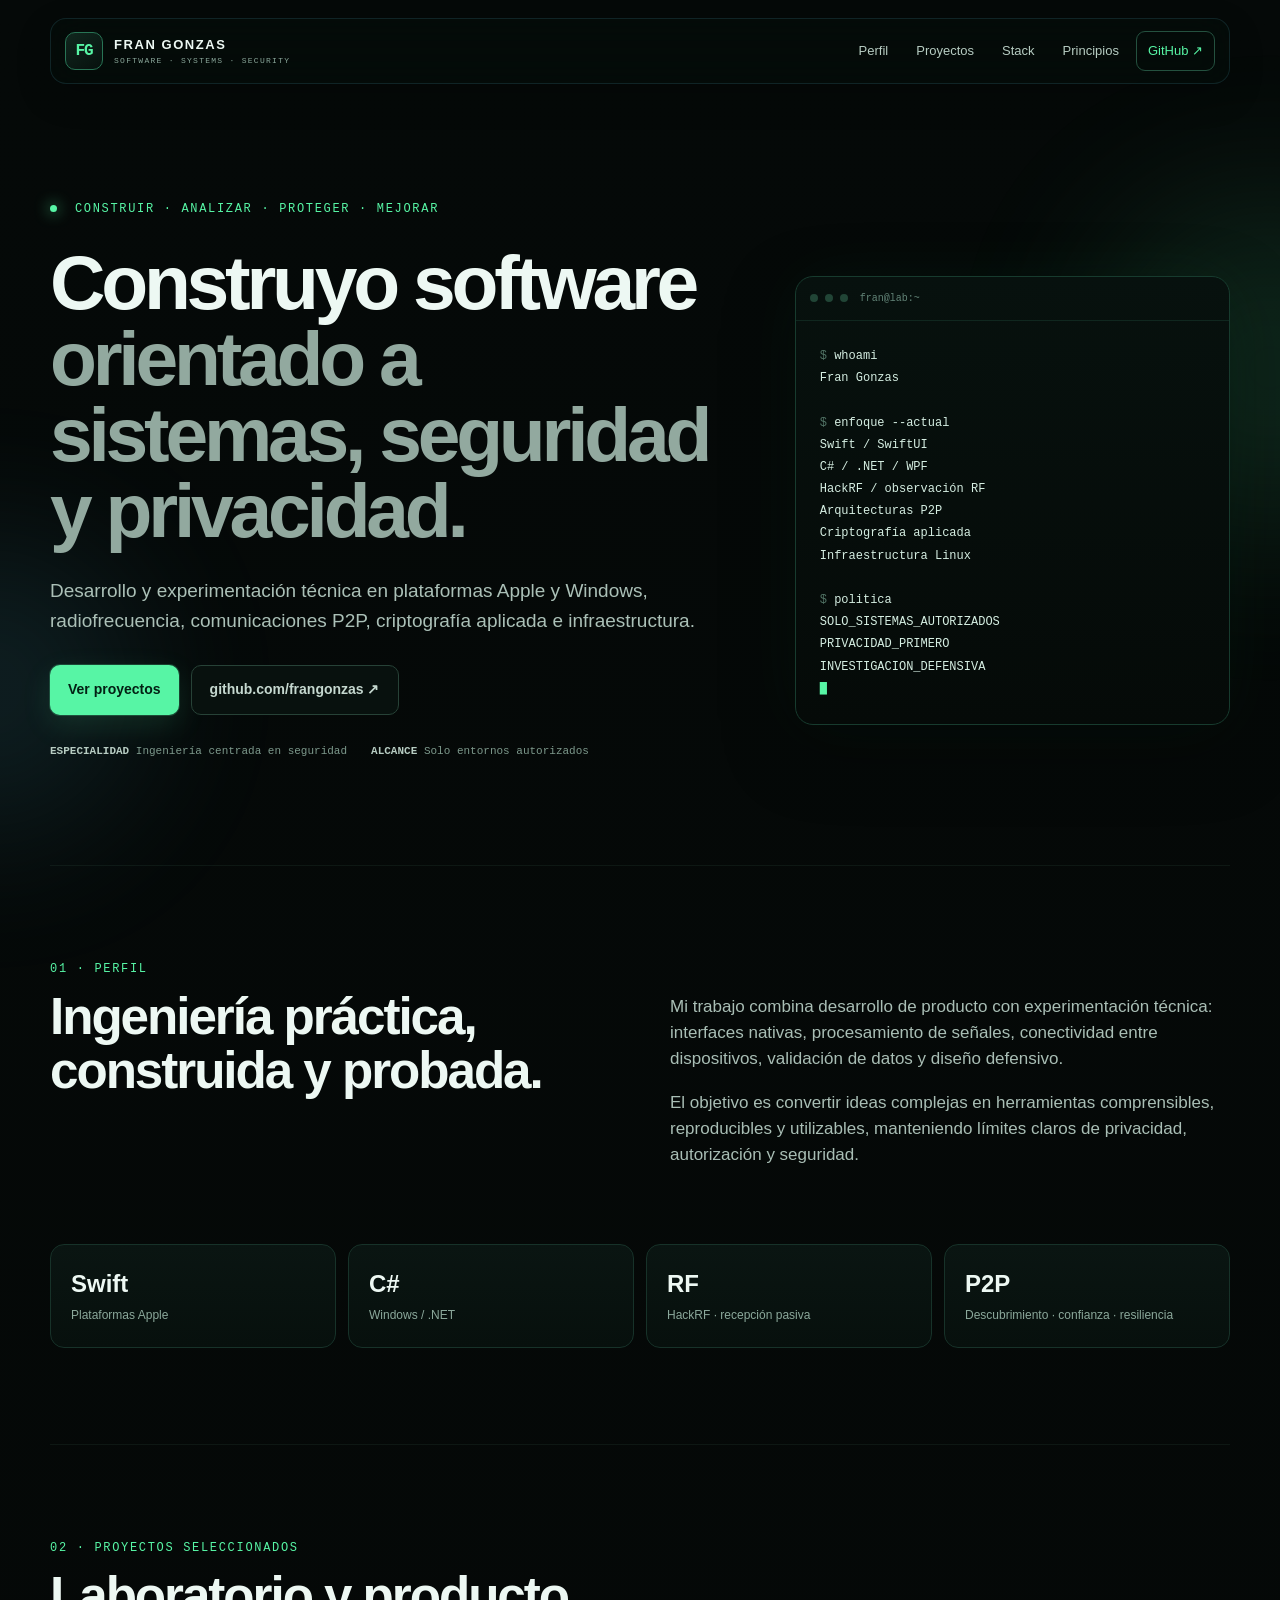
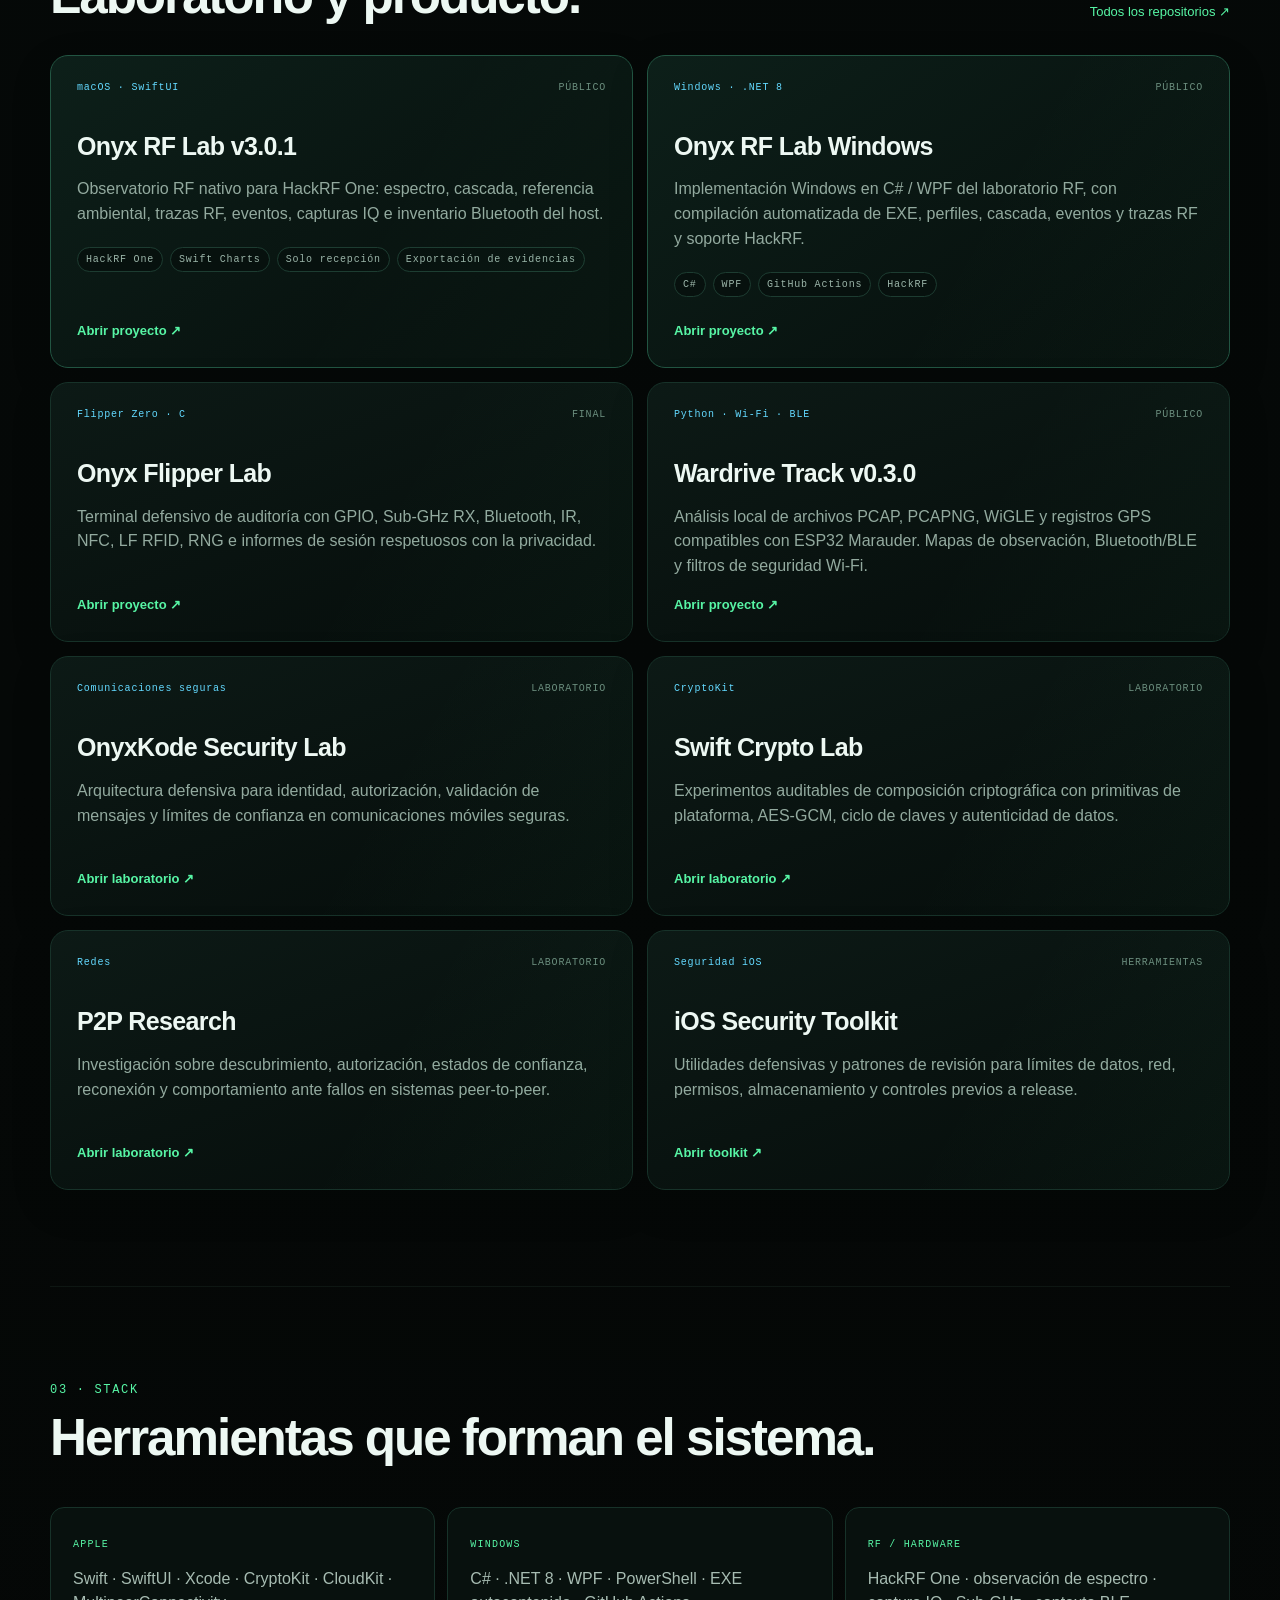
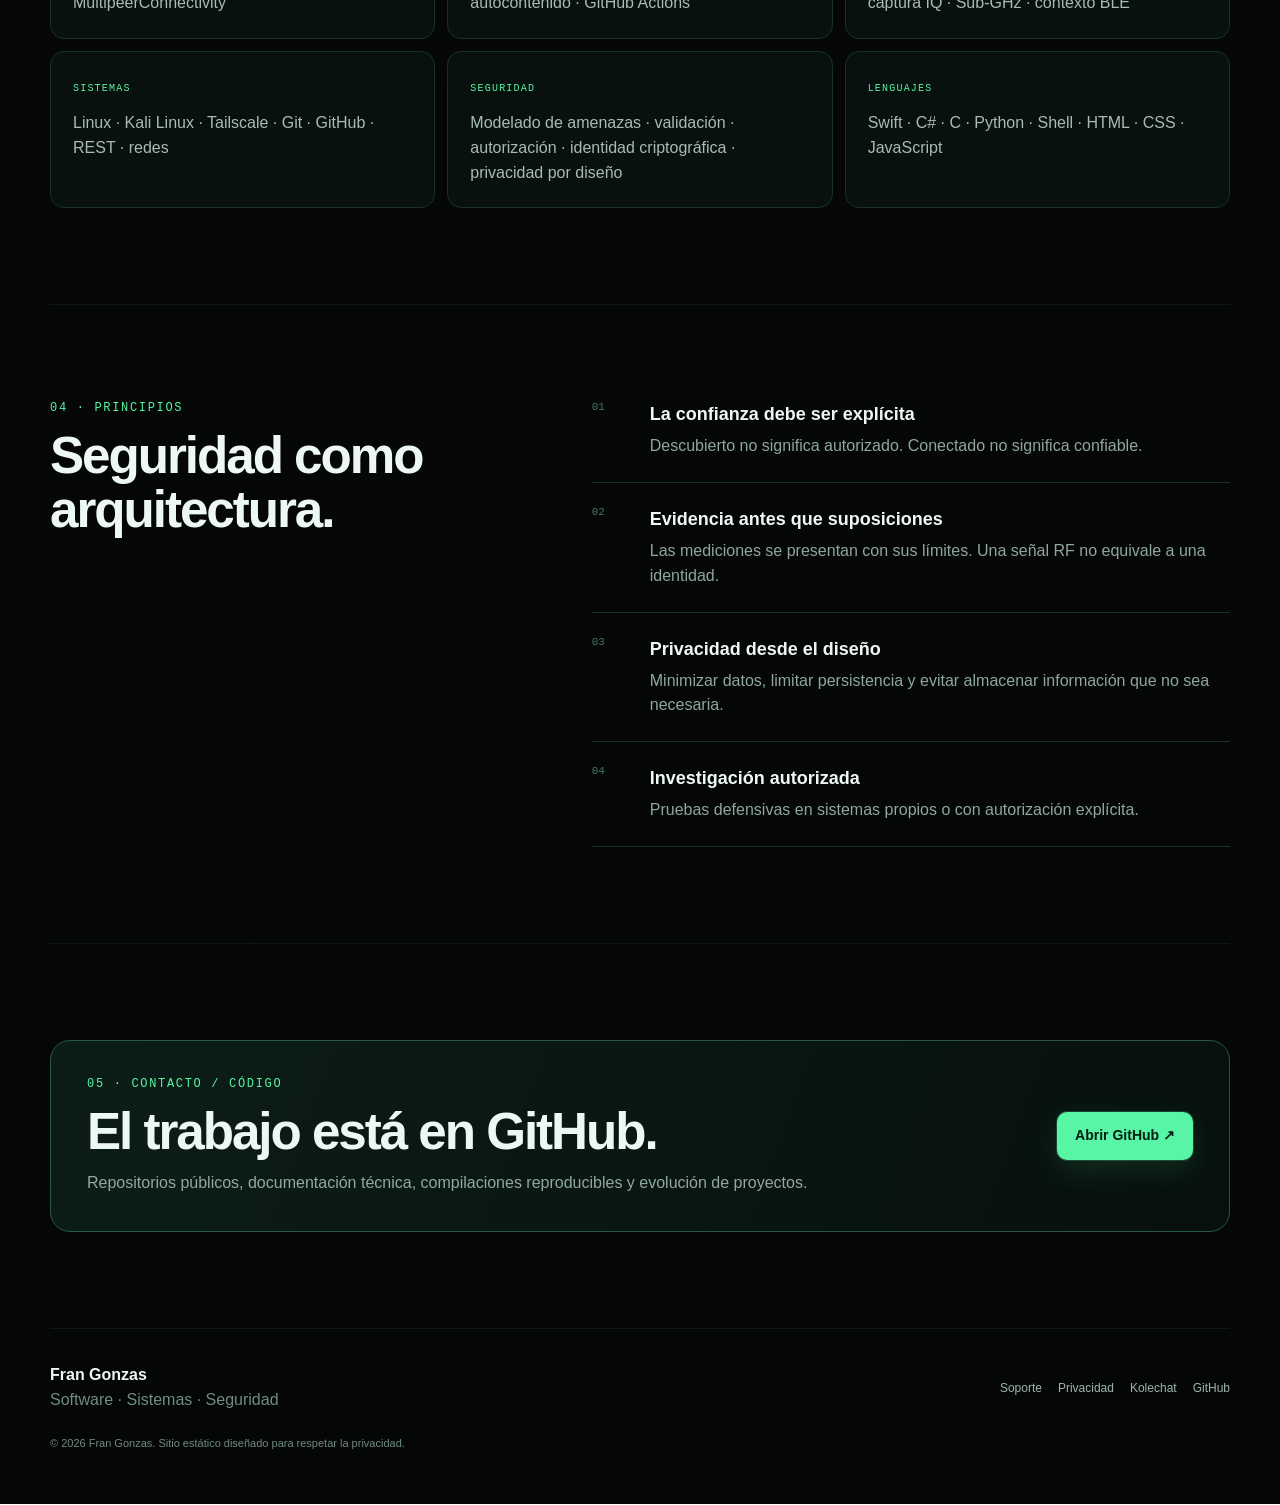
<file: index.html>
<!doctype html>
<html lang="es">
<head>
  <meta charset="utf-8">
  <meta name="viewport" content="width=device-width, initial-scale=1">
  <title>Fran Gonzas · Software · Sistemas · Seguridad</title>
  <meta name="description" content="Portfolio técnico de Fran Gonzas: software, sistemas, seguridad, comunicaciones P2P, criptografía aplicada y observación RF.">
  <meta name="theme-color" content="#07110f">
  <meta name="robots" content="index,follow">
  <meta property="og:title" content="Fran Gonzas · Software · Sistemas · Seguridad">
  <meta property="og:description" content="Software, sistemas y seguridad con foco en Swift, RF, P2P, privacidad y arquitectura defensiva.">
  <meta property="og:type" content="website">
  <meta property="og:url" content="https://frangonzas.github.io/">
  <link rel="icon" href="/favicon.svg" type="image/svg+xml">
  <link rel="stylesheet" href="/style.css">
</head>
<body>
  <div class="ambient ambient-a"></div>
  <div class="ambient ambient-b"></div>

  <header class="site-header">
    <a class="brand" href="#top" aria-label="Fran Gonzas — inicio">
      <span class="brand-mark">FG</span>
      <span class="brand-copy"><strong>FRAN GONZAS</strong><small>SOFTWARE · SYSTEMS · SECURITY</small></span>
    </a>
    <nav class="nav" aria-label="Navegación principal">
      <a href="#about">Perfil</a>
      <a href="#projects">Proyectos</a>
      <a href="#stack">Stack</a>
      <a href="#principles">Principios</a>
      <a class="nav-cta" href="https://github.com/frangonzas">GitHub ↗</a>
    </nav>
  </header>

  <main id="top">
    <section class="hero shell">
      <div class="eyebrow"><span class="pulse"></span> CONSTRUIR · ANALIZAR · PROTEGER · MEJORAR</div>
      <div class="hero-grid">
        <div>
          <h1>Construyo software<br><span>orientado a sistemas, seguridad y privacidad.</span></h1>
          <p class="lead">Desarrollo y experimentación técnica en plataformas Apple y Windows, radiofrecuencia, comunicaciones P2P, criptografía aplicada e infraestructura.</p>
          <div class="actions">
            <a class="button primary" href="#projects">Ver proyectos</a>
            <a class="button ghost" href="https://github.com/frangonzas">github.com/frangonzas ↗</a>
          </div>
          <div class="hero-meta">
            <span><b>ESPECIALIDAD</b> Ingeniería centrada en seguridad</span>
            <span><b>ALCANCE</b> Solo entornos autorizados</span>
          </div>
        </div>
        <aside class="terminal-card" aria-label="Resumen técnico">
          <div class="terminal-bar"><i></i><i></i><i></i><span>fran@lab:~</span></div>
          <pre><code><span class="muted">$</span> whoami
Fran Gonzas

<span class="muted">$</span> enfoque --actual
Swift / SwiftUI
C# / .NET / WPF
HackRF / observación RF
Arquitecturas P2P
Criptografía aplicada
Infraestructura Linux

<span class="muted">$</span> politica
SOLO_SISTEMAS_AUTORIZADOS
PRIVACIDAD_PRIMERO
INVESTIGACION_DEFENSIVA
<span class="cursor">█</span></code></pre>
        </aside>
      </div>
    </section>

    <section id="about" class="section shell">
      <div class="section-kicker">01 · PERFIL</div>
      <div class="about-grid">
        <h2>Ingeniería práctica,<br>construida y probada.</h2>
        <div class="prose">
          <p>Mi trabajo combina desarrollo de producto con experimentación técnica: interfaces nativas, procesamiento de señales, conectividad entre dispositivos, validación de datos y diseño defensivo.</p>
          <p>El objetivo es convertir ideas complejas en herramientas comprensibles, reproducibles y utilizables, manteniendo límites claros de privacidad, autorización y seguridad.</p>
        </div>
      </div>
      <div class="metrics">
        <article><strong>Swift</strong><span>Plataformas Apple</span></article>
        <article><strong>C#</strong><span>Windows / .NET</span></article>
        <article><strong>RF</strong><span>HackRF · recepción pasiva</span></article>
        <article><strong>P2P</strong><span>Descubrimiento · confianza · resiliencia</span></article>
      </div>
    </section>

    <section id="projects" class="section shell">
      <div class="section-head">
        <div><div class="section-kicker">02 · PROYECTOS SELECCIONADOS</div><h2>Laboratorio y producto.</h2></div>
        <a class="text-link" href="https://github.com/frangonzas?tab=repositories">Todos los repositorios ↗</a>
      </div>

      <div class="project-grid">
        <article class="project featured">
          <div class="project-top"><span class="tag">macOS · SwiftUI</span><span class="status">PÚBLICO</span></div>
          <h3>Onyx RF Lab v3.0.1</h3>
          <p>Observatorio RF nativo para HackRF One: espectro, cascada, referencia ambiental, trazas RF, eventos, capturas IQ e inventario Bluetooth del host.</p>
          <div class="chips"><span>HackRF One</span><span>Swift Charts</span><span>Solo recepción</span><span>Exportación de evidencias</span></div>
          <a href="https://github.com/frangonzas/Onyx-RF-LAB.V3.0.1">Abrir proyecto ↗</a>
        </article>

        <article class="project featured">
          <div class="project-top"><span class="tag">Windows · .NET 8</span><span class="status">PÚBLICO</span></div>
          <h3>Onyx RF Lab Windows</h3>
          <p>Implementación Windows en C# / WPF del laboratorio RF, con compilación automatizada de EXE, perfiles, cascada, eventos y trazas RF y soporte HackRF.</p>
          <div class="chips"><span>C#</span><span>WPF</span><span>GitHub Actions</span><span>HackRF</span></div>
          <a href="https://github.com/frangonzas/Onyx-RF-Lab-Windows">Abrir proyecto ↗</a>
        </article>

        <article class="project">
          <div class="project-top"><span class="tag">Flipper Zero · C</span><span class="status">FINAL</span></div>
          <h3>Onyx Flipper Lab</h3>
          <p>Terminal defensivo de auditoría con GPIO, Sub-GHz RX, Bluetooth, IR, NFC, LF RFID, RNG e informes de sesión respetuosos con la privacidad.</p>
          <a href="https://github.com/frangonzas/Onyx-FlipperZero-Lab">Abrir proyecto ↗</a>
        </article>


        <article class="project">
          <div class="project-top"><span class="tag">Python · Wi-Fi · BLE</span><span class="status">PÚBLICO</span></div>
          <h3>Wardrive Track v0.3.0</h3>
          <p>Análisis local de archivos PCAP, PCAPNG, WiGLE y registros GPS compatibles con ESP32 Marauder. Mapas de observación, Bluetooth/BLE y filtros de seguridad Wi-Fi.</p>
          <a href="https://github.com/frangonzas/Wardrive-Track">Abrir proyecto ↗</a>
        </article>
        <article class="project">
          <div class="project-top"><span class="tag">Comunicaciones seguras</span><span class="status">LABORATORIO</span></div>
          <h3>OnyxKode Security Lab</h3>
          <p>Arquitectura defensiva para identidad, autorización, validación de mensajes y límites de confianza en comunicaciones móviles seguras.</p>
          <a href="https://github.com/frangonzas/OnyxKode-Security-Lab">Abrir laboratorio ↗</a>
        </article>

        <article class="project">
          <div class="project-top"><span class="tag">CryptoKit</span><span class="status">LABORATORIO</span></div>
          <h3>Swift Crypto Lab</h3>
          <p>Experimentos auditables de composición criptográfica con primitivas de plataforma, AES-GCM, ciclo de claves y autenticidad de datos.</p>
          <a href="https://github.com/frangonzas/Swift-Crypto-Lab">Abrir laboratorio ↗</a>
        </article>

        <article class="project">
          <div class="project-top"><span class="tag">Redes</span><span class="status">LABORATORIO</span></div>
          <h3>P2P Research</h3>
          <p>Investigación sobre descubrimiento, autorización, estados de confianza, reconexión y comportamiento ante fallos en sistemas peer-to-peer.</p>
          <a href="https://github.com/frangonzas/P2P-Research">Abrir laboratorio ↗</a>
        </article>

        <article class="project">
          <div class="project-top"><span class="tag">Seguridad iOS</span><span class="status">HERRAMIENTAS</span></div>
          <h3>iOS Security Toolkit</h3>
          <p>Utilidades defensivas y patrones de revisión para límites de datos, red, permisos, almacenamiento y controles previos a release.</p>
          <a href="https://github.com/frangonzas/iOS-Security-Toolkit">Abrir toolkit ↗</a>
        </article>
      </div>
    </section>

    <section id="stack" class="section shell">
      <div class="section-kicker">03 · STACK</div>
      <h2>Herramientas que forman el sistema.</h2>
      <div class="stack-grid">
        <div class="stack-card"><span>APPLE</span><p>Swift · SwiftUI · Xcode · CryptoKit · CloudKit · MultipeerConnectivity</p></div>
        <div class="stack-card"><span>WINDOWS</span><p>C# · .NET 8 · WPF · PowerShell · EXE autocontenido · GitHub Actions</p></div>
        <div class="stack-card"><span>RF / HARDWARE</span><p>HackRF One · observación de espectro · captura IQ · Sub-GHz · contexto BLE</p></div>
        <div class="stack-card"><span>SISTEMAS</span><p>Linux · Kali Linux · Tailscale · Git · GitHub · REST · redes</p></div>
        <div class="stack-card"><span>SEGURIDAD</span><p>Modelado de amenazas · validación · autorización · identidad criptográfica · privacidad por diseño</p></div>
        <div class="stack-card"><span>LENGUAJES</span><p>Swift · C# · C · Python · Shell · HTML · CSS · JavaScript</p></div>
      </div>
    </section>

    <section id="principles" class="section shell">
      <div class="principles">
        <div>
          <div class="section-kicker">04 · PRINCIPIOS</div>
          <h2>Seguridad como arquitectura.</h2>
        </div>
        <div class="principle-list">
          <article><b>01</b><div><h3>La confianza debe ser explícita</h3><p>Descubierto no significa autorizado. Conectado no significa confiable.</p></div></article>
          <article><b>02</b><div><h3>Evidencia antes que suposiciones</h3><p>Las mediciones se presentan con sus límites. Una señal RF no equivale a una identidad.</p></div></article>
          <article><b>03</b><div><h3>Privacidad desde el diseño</h3><p>Minimizar datos, limitar persistencia y evitar almacenar información que no sea necesaria.</p></div></article>
          <article><b>04</b><div><h3>Investigación autorizada</h3><p>Pruebas defensivas en sistemas propios o con autorización explícita.</p></div></article>
        </div>
      </div>
    </section>

    <section class="section shell contact">
      <div class="contact-card">
        <div>
          <div class="section-kicker">05 · CONTACTO / CÓDIGO</div>
          <h2>El trabajo está en GitHub.</h2>
          <p>Repositorios públicos, documentación técnica, compilaciones reproducibles y evolución de proyectos.</p>
        </div>
        <a class="button primary" href="https://github.com/frangonzas">Abrir GitHub ↗</a>
      </div>
    </section>
  </main>

  <footer class="shell footer">
    <div><strong>Fran Gonzas</strong><span>Software · Sistemas · Seguridad</span></div>
    <div class="footer-links">
      <a href="/support.html">Soporte</a>
      <a href="/privacy.html">Privacidad</a>
      <a href="/kolechat/">Kolechat</a>
      <a href="https://github.com/frangonzas">GitHub</a>
    </div>
    <small>© 2026 Fran Gonzas. Sitio estático diseñado para respetar la privacidad.</small>
  </footer>
</body>
</html>
</file>
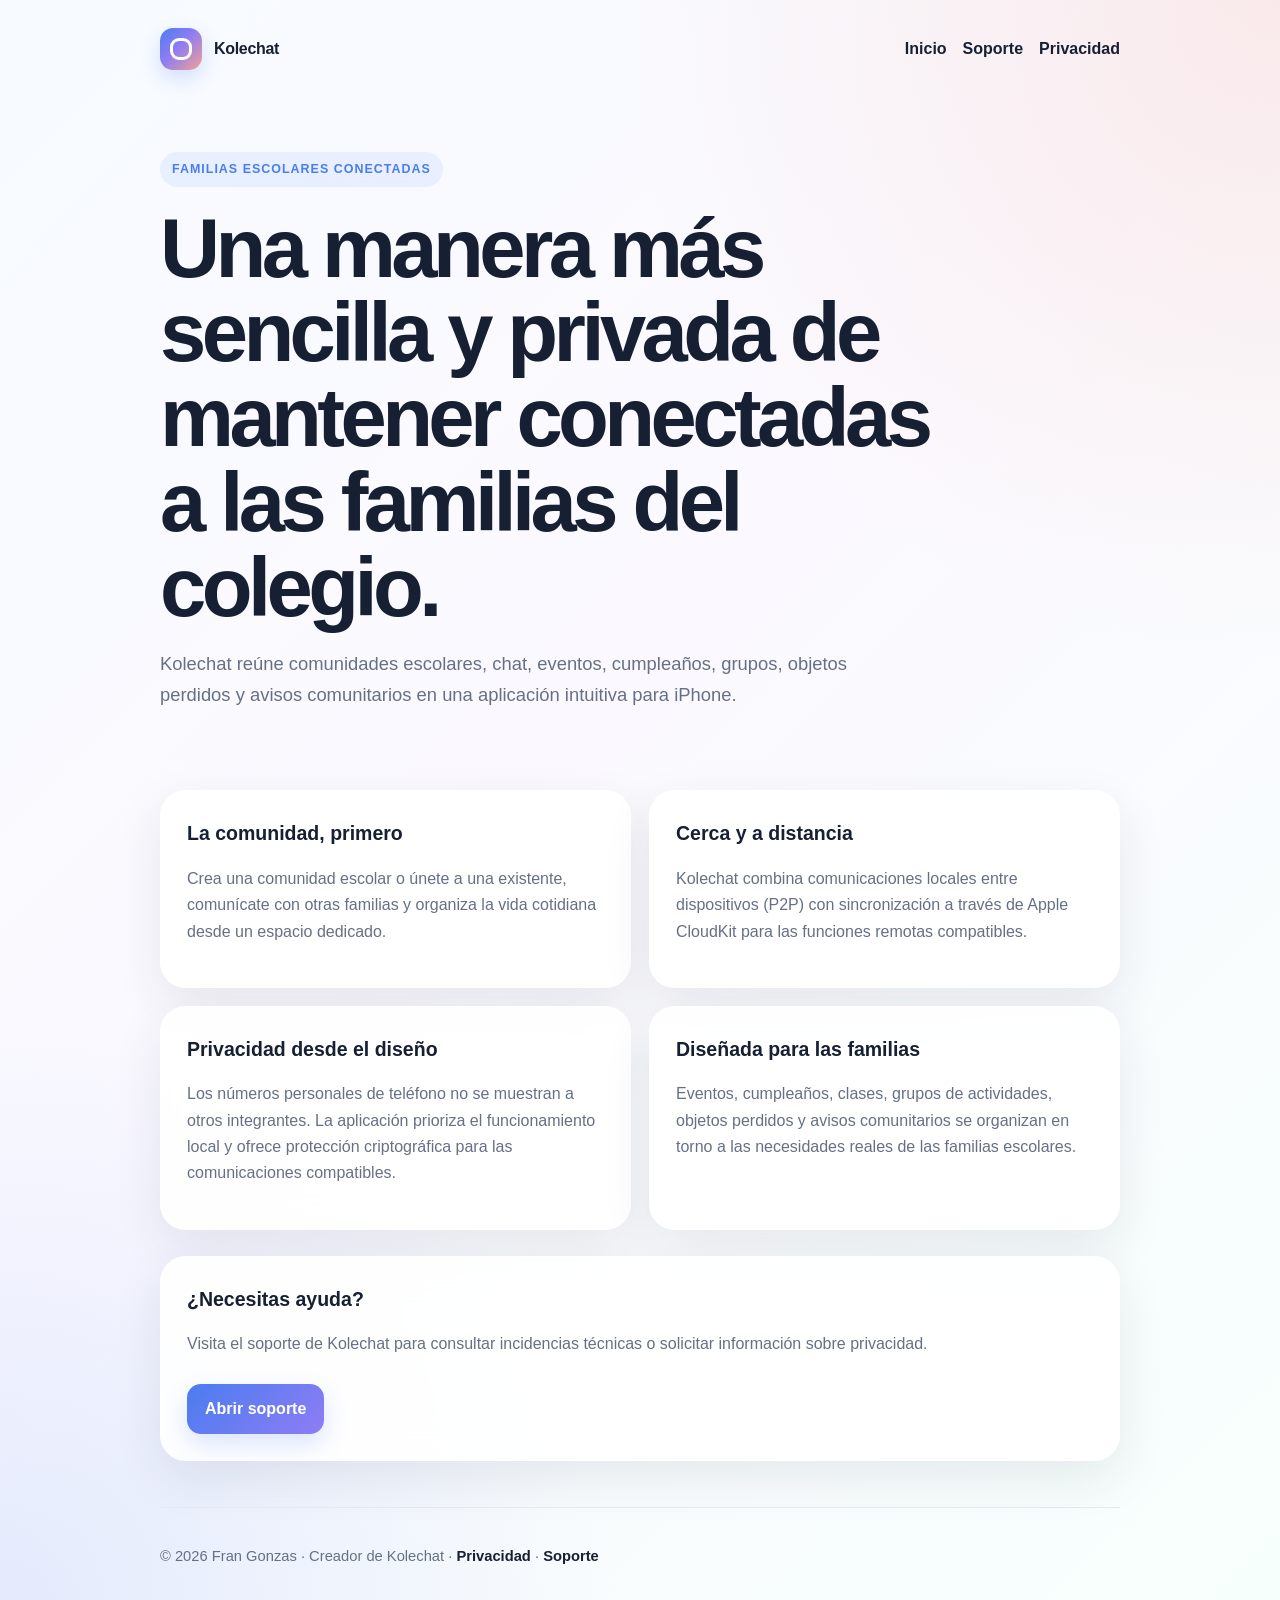
<file: kolechat/index.html>
<!doctype html>
<html lang="es"><head><meta charset="utf-8"><meta name="viewport" content="width=device-width,initial-scale=1"><meta name="description" content="Web oficial de Kolechat, aplicación para comunidades escolares creada por Fran Gonzas."><title>Kolechat · Familias escolares conectadas</title><link rel="stylesheet" href="style.css"></head>
<body><div class="wrap"><header class="top"><div class="brand"><div class="mark" aria-hidden="true"></div><span>Kolechat</span></div><nav class="nav"><a href="index.html">Inicio</a><a href="support.html">Soporte</a><a href="privacy.html">Privacidad</a></nav></header>
<main><section class="hero"><span class="eyebrow">Familias escolares conectadas</span><h1>Una manera más sencilla y privada de mantener conectadas a las familias del colegio.</h1><p>Kolechat reúne comunidades escolares, chat, eventos, cumpleaños, grupos, objetos perdidos y avisos comunitarios en una aplicación intuitiva para iPhone.</p></section>
<section class="grid"><article class="card"><h2>La comunidad, primero</h2><p>Crea una comunidad escolar o únete a una existente, comunícate con otras familias y organiza la vida cotidiana desde un espacio dedicado.</p></article>
<article class="card"><h2>Cerca y a distancia</h2><p>Kolechat combina comunicaciones locales entre dispositivos (P2P) con sincronización a través de Apple CloudKit para las funciones remotas compatibles.</p></article>
<article class="card"><h2>Privacidad desde el diseño</h2><p>Los números personales de teléfono no se muestran a otros integrantes. La aplicación prioriza el funcionamiento local y ofrece protección criptográfica para las comunicaciones compatibles.</p></article>
<article class="card"><h2>Diseñada para las familias</h2><p>Eventos, cumpleaños, clases, grupos de actividades, objetos perdidos y avisos comunitarios se organizan en torno a las necesidades reales de las familias escolares.</p></article></section>
<section class="card"><h2>¿Necesitas ayuda?</h2><p>Visita el soporte de Kolechat para consultar incidencias técnicas o solicitar información sobre privacidad.</p><a class="button" href="support.html">Abrir soporte</a></section></main>
<footer class="footer">© 2026 Fran Gonzas · Creador de Kolechat · <a href="privacy.html">Privacidad</a> · <a href="support.html">Soporte</a></footer></div></body></html>
</file>
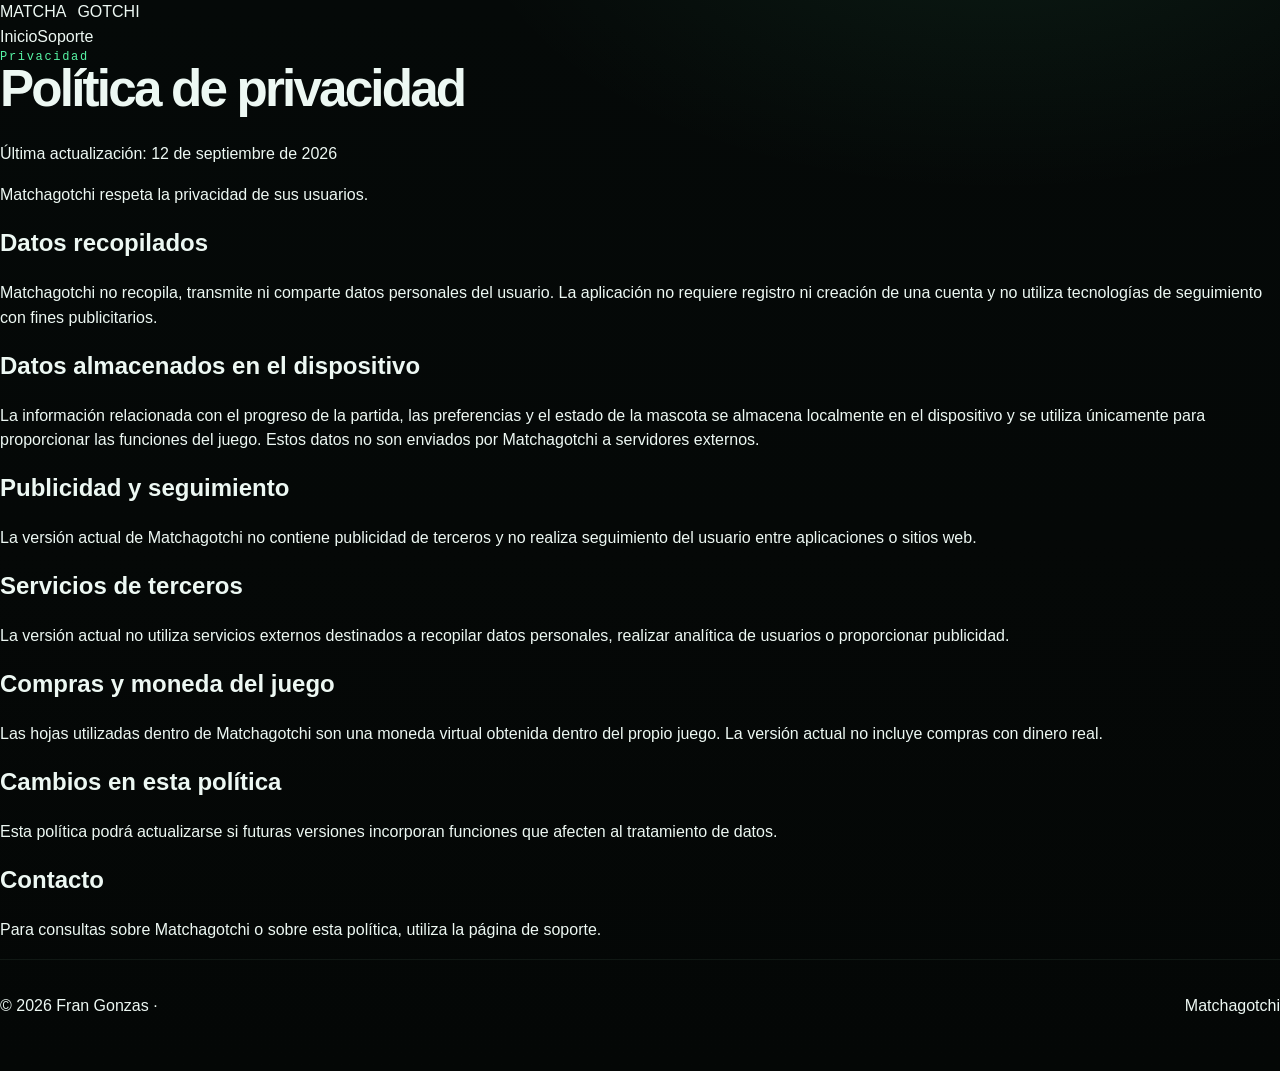
<file: privacy.html>
<!doctype html><html lang="es"><head><meta charset="utf-8"><meta name="viewport" content="width=device-width,initial-scale=1"><meta name="description" content="Política de privacidad de Matchagotchi."><title>Política de privacidad · Matchagotchi</title><link rel="stylesheet" href="style.css"></head><body><div class="wrap"><header><div class="brand">MATCHA<span>GOTCHI</span></div><nav><a href="index.html">Inicio</a><a href="support.html">Soporte</a></nav></header><main class="card"><div class="eyebrow">Privacidad</div><h1 style="font-size:clamp(2rem,5vw,3.2rem)">Política de privacidad</h1><p class="meta">Última actualización: 12 de septiembre de 2026</p><p>Matchagotchi respeta la privacidad de sus usuarios.</p><h2>Datos recopilados</h2><p>Matchagotchi no recopila, transmite ni comparte datos personales del usuario. La aplicación no requiere registro ni creación de una cuenta y no utiliza tecnologías de seguimiento con fines publicitarios.</p><h2>Datos almacenados en el dispositivo</h2><p>La información relacionada con el progreso de la partida, las preferencias y el estado de la mascota se almacena localmente en el dispositivo y se utiliza únicamente para proporcionar las funciones del juego. Estos datos no son enviados por Matchagotchi a servidores externos.</p><h2>Publicidad y seguimiento</h2><p>La versión actual de Matchagotchi no contiene publicidad de terceros y no realiza seguimiento del usuario entre aplicaciones o sitios web.</p><h2>Servicios de terceros</h2><p>La versión actual no utiliza servicios externos destinados a recopilar datos personales, realizar analítica de usuarios o proporcionar publicidad.</p><h2>Compras y moneda del juego</h2><p>Las hojas utilizadas dentro de Matchagotchi son una moneda virtual obtenida dentro del propio juego. La versión actual no incluye compras con dinero real.</p><h2>Cambios en esta política</h2><p>Esta política podrá actualizarse si futuras versiones incorporan funciones que afecten al tratamiento de datos.</p><h2>Contacto</h2><p>Para consultas sobre Matchagotchi o sobre esta política, utiliza la <a href="support.html">página de soporte</a>.</p></main><footer class="footer">© 2026 Fran Gonzas · <a href="index.html">Matchagotchi</a></footer></div></body></html>
</file>
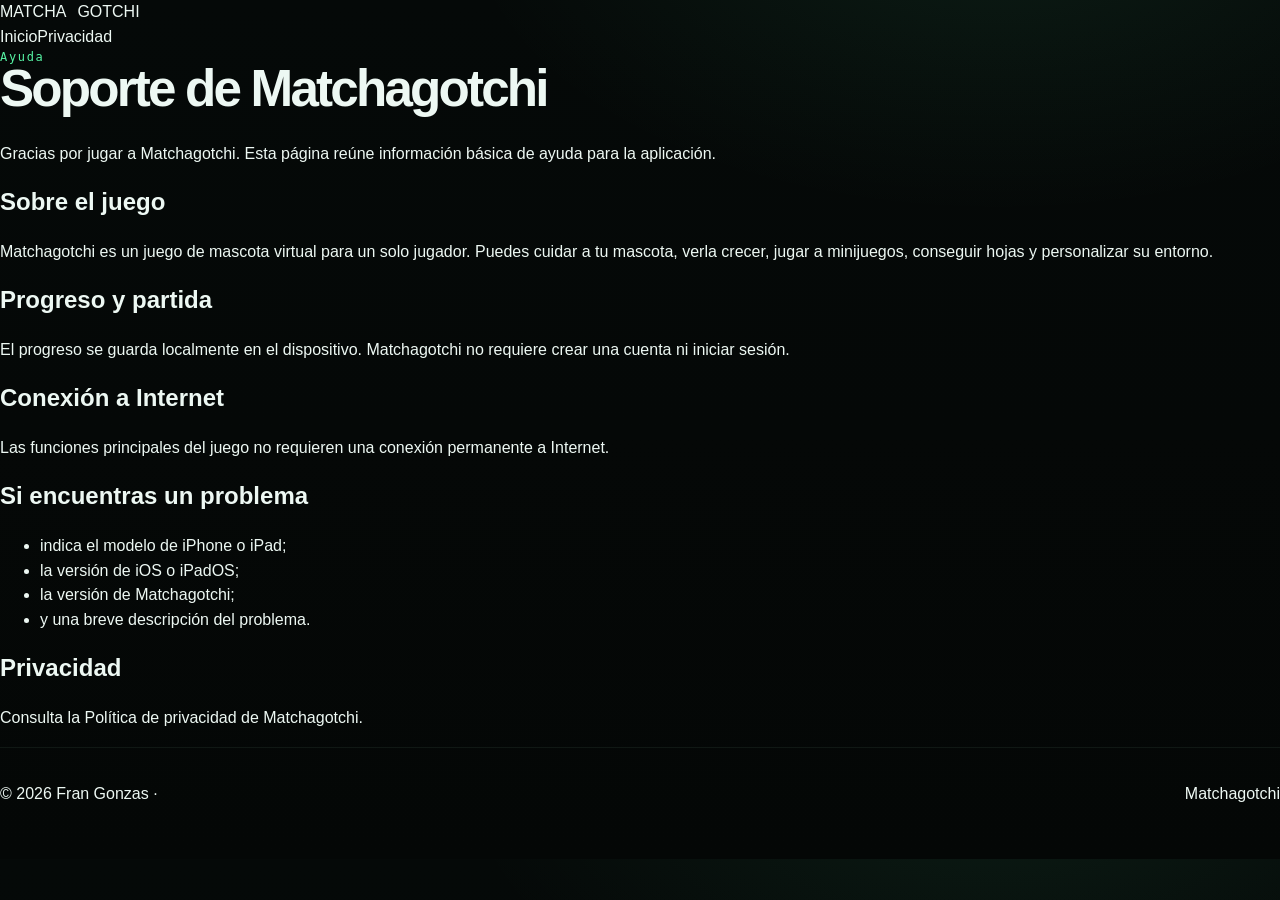
<file: support.html>
<!doctype html><html lang="es"><head><meta charset="utf-8"><meta name="viewport" content="width=device-width,initial-scale=1"><meta name="description" content="Soporte oficial de Matchagotchi."><title>Soporte · Matchagotchi</title><link rel="stylesheet" href="style.css"></head><body><div class="wrap"><header><div class="brand">MATCHA<span>GOTCHI</span></div><nav><a href="index.html">Inicio</a><a href="privacy.html">Privacidad</a></nav></header><main class="card"><div class="eyebrow">Ayuda</div><h1 style="font-size:clamp(2rem,5vw,3.2rem)">Soporte de Matchagotchi</h1><p>Gracias por jugar a Matchagotchi. Esta página reúne información básica de ayuda para la aplicación.</p><h2>Sobre el juego</h2><p>Matchagotchi es un juego de mascota virtual para un solo jugador. Puedes cuidar a tu mascota, verla crecer, jugar a minijuegos, conseguir hojas y personalizar su entorno.</p><h2>Progreso y partida</h2><p>El progreso se guarda localmente en el dispositivo. Matchagotchi no requiere crear una cuenta ni iniciar sesión.</p><h2>Conexión a Internet</h2><p>Las funciones principales del juego no requieren una conexión permanente a Internet.</p><h2>Si encuentras un problema</h2><ul><li>indica el modelo de iPhone o iPad;</li><li>la versión de iOS o iPadOS;</li><li>la versión de Matchagotchi;</li><li>y una breve descripción del problema.</li></ul><h2>Privacidad</h2><p>Consulta la <a href="privacy.html">Política de privacidad de Matchagotchi</a>.</p></main><footer class="footer">© 2026 Fran Gonzas · <a href="index.html">Matchagotchi</a></footer></div></body></html>
</file>
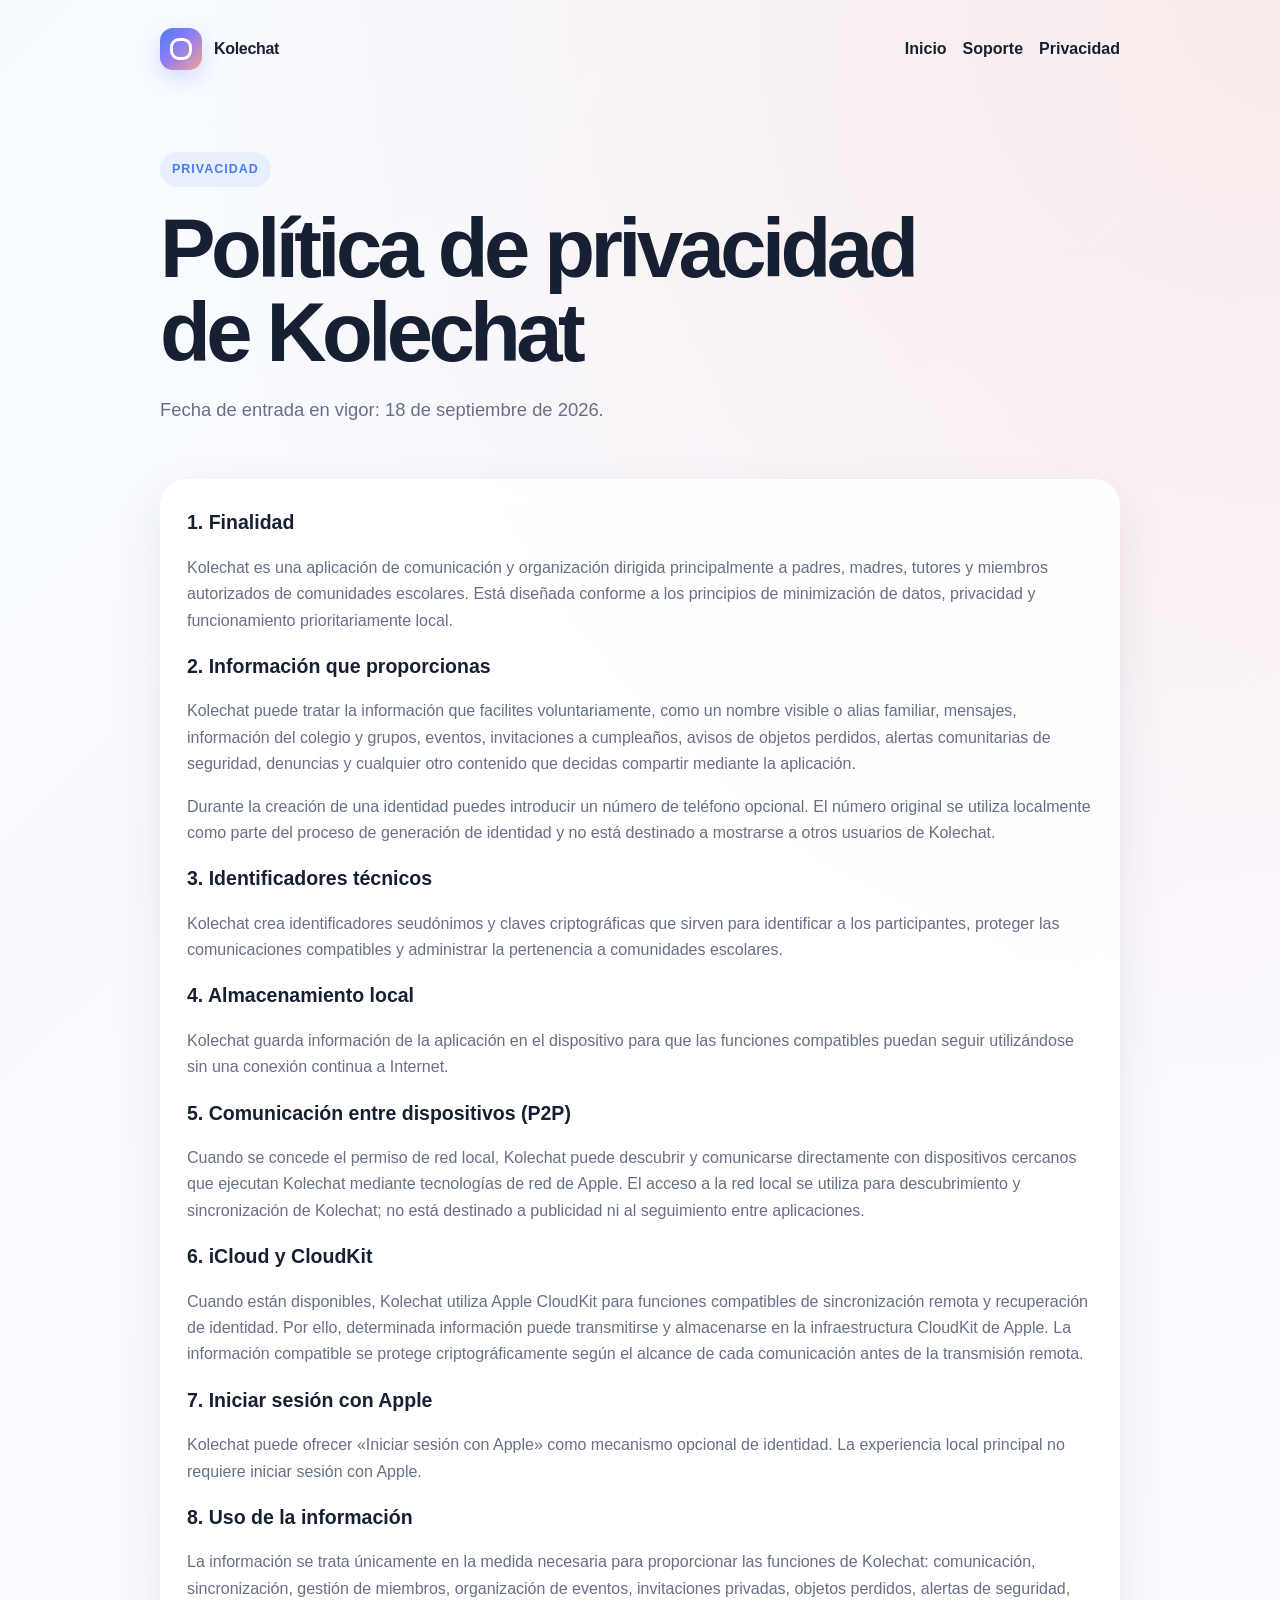
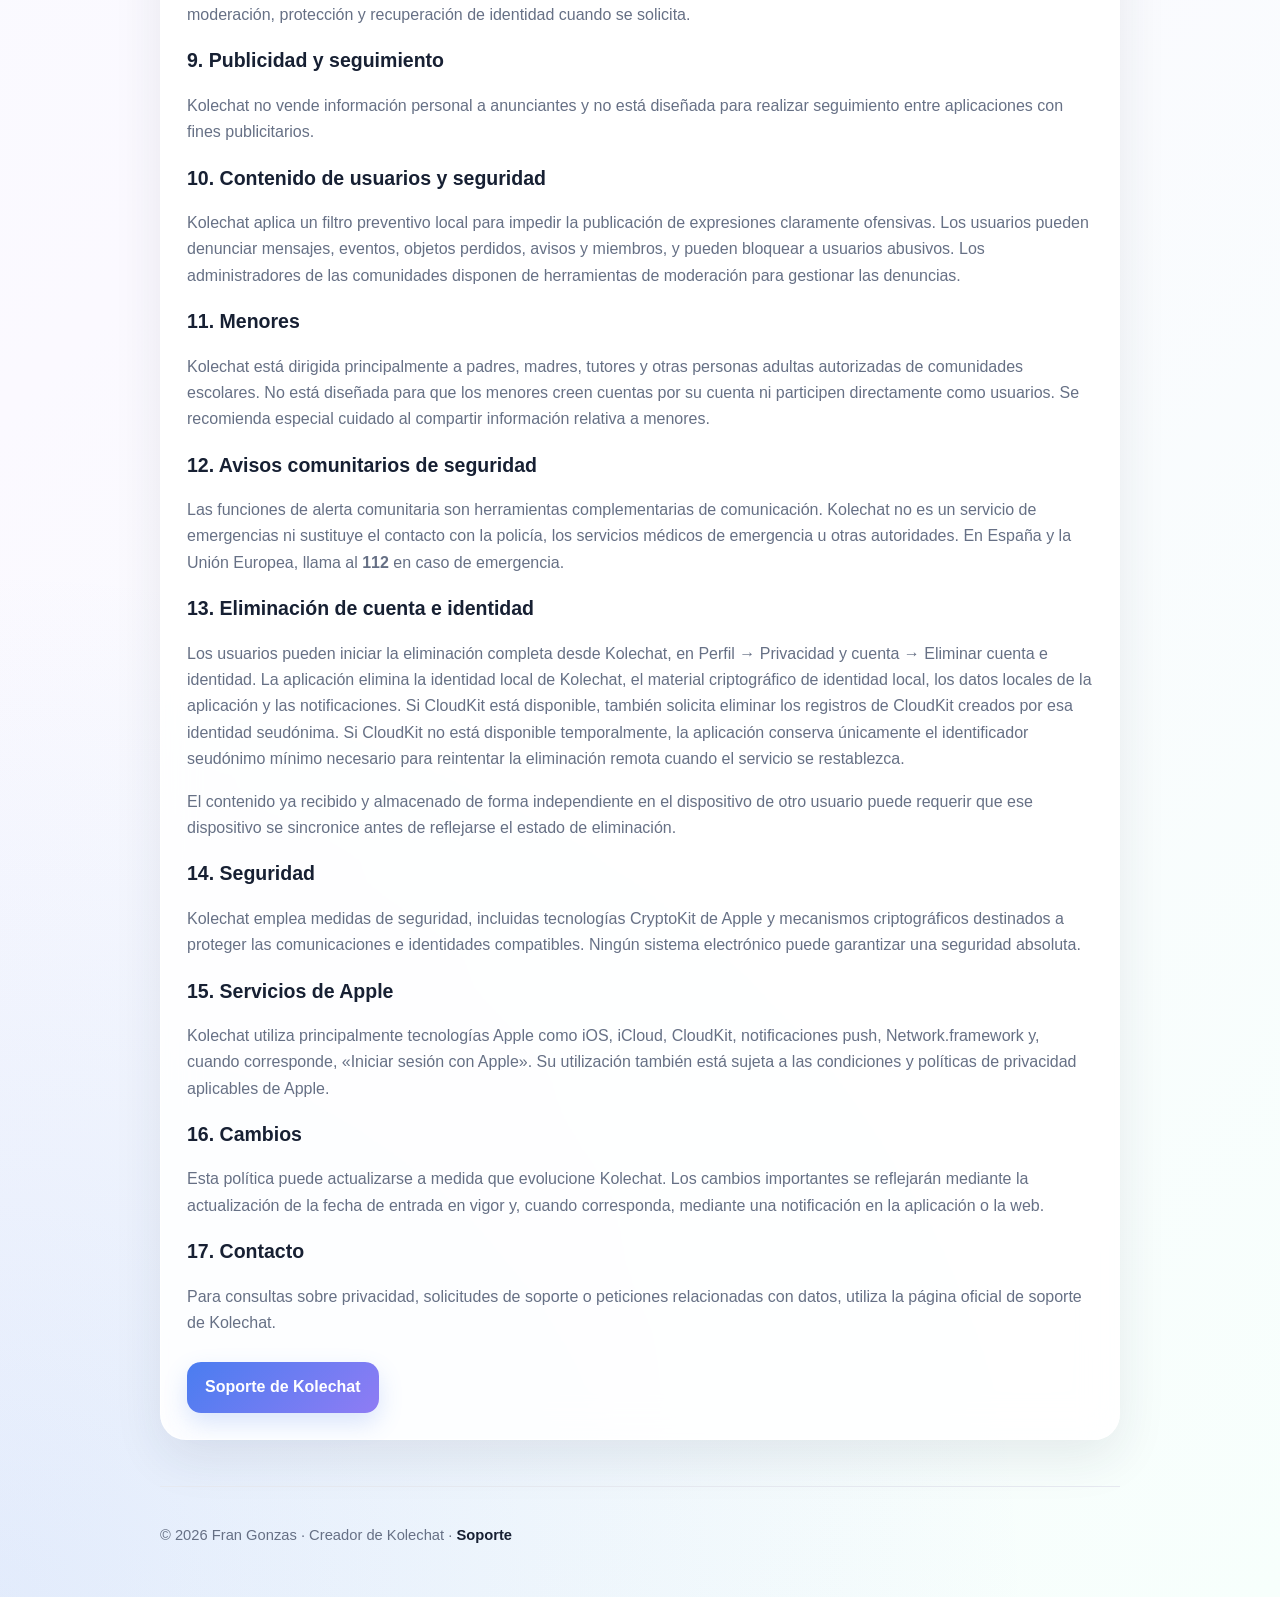
<file: kolechat/privacy.html>
<!doctype html>
<html lang="es">
<head><meta charset="utf-8"><meta name="viewport" content="width=device-width,initial-scale=1"><meta name="description" content="Política de privacidad de Kolechat, aplicación para comunidades escolares."><title>Kolechat · Política de privacidad</title><link rel="stylesheet" href="style.css"></head>
<body><div class="wrap"><header class="top"><div class="brand"><div class="mark" aria-hidden="true"></div><span>Kolechat</span></div><nav class="nav"><a href="index.html">Inicio</a><a href="support.html">Soporte</a><a href="privacy.html">Privacidad</a></nav></header>
<main><section class="hero"><span class="eyebrow">Privacidad</span><h1>Política de privacidad de Kolechat</h1><p>Fecha de entrada en vigor: 18 de septiembre de 2026.</p></section>
<section class="card">
<h2>1. Finalidad</h2><p>Kolechat es una aplicación de comunicación y organización dirigida principalmente a padres, madres, tutores y miembros autorizados de comunidades escolares. Está diseñada conforme a los principios de minimización de datos, privacidad y funcionamiento prioritariamente local.</p>
<h2>2. Información que proporcionas</h2><p>Kolechat puede tratar la información que facilites voluntariamente, como un nombre visible o alias familiar, mensajes, información del colegio y grupos, eventos, invitaciones a cumpleaños, avisos de objetos perdidos, alertas comunitarias de seguridad, denuncias y cualquier otro contenido que decidas compartir mediante la aplicación.</p><p>Durante la creación de una identidad puedes introducir un número de teléfono opcional. El número original se utiliza localmente como parte del proceso de generación de identidad y no está destinado a mostrarse a otros usuarios de Kolechat.</p>
<h2>3. Identificadores técnicos</h2><p>Kolechat crea identificadores seudónimos y claves criptográficas que sirven para identificar a los participantes, proteger las comunicaciones compatibles y administrar la pertenencia a comunidades escolares.</p>
<h2>4. Almacenamiento local</h2><p>Kolechat guarda información de la aplicación en el dispositivo para que las funciones compatibles puedan seguir utilizándose sin una conexión continua a Internet.</p>
<h2>5. Comunicación entre dispositivos (P2P)</h2><p>Cuando se concede el permiso de red local, Kolechat puede descubrir y comunicarse directamente con dispositivos cercanos que ejecutan Kolechat mediante tecnologías de red de Apple. El acceso a la red local se utiliza para descubrimiento y sincronización de Kolechat; no está destinado a publicidad ni al seguimiento entre aplicaciones.</p>
<h2>6. iCloud y CloudKit</h2><p>Cuando están disponibles, Kolechat utiliza Apple CloudKit para funciones compatibles de sincronización remota y recuperación de identidad. Por ello, determinada información puede transmitirse y almacenarse en la infraestructura CloudKit de Apple. La información compatible se protege criptográficamente según el alcance de cada comunicación antes de la transmisión remota.</p>
<h2>7. Iniciar sesión con Apple</h2><p>Kolechat puede ofrecer «Iniciar sesión con Apple» como mecanismo opcional de identidad. La experiencia local principal no requiere iniciar sesión con Apple.</p>
<h2>8. Uso de la información</h2><p>La información se trata únicamente en la medida necesaria para proporcionar las funciones de Kolechat: comunicación, sincronización, gestión de miembros, organización de eventos, invitaciones privadas, objetos perdidos, alertas de seguridad, moderación, protección y recuperación de identidad cuando se solicita.</p>
<h2>9. Publicidad y seguimiento</h2><p>Kolechat no vende información personal a anunciantes y no está diseñada para realizar seguimiento entre aplicaciones con fines publicitarios.</p>
<h2>10. Contenido de usuarios y seguridad</h2><p>Kolechat aplica un filtro preventivo local para impedir la publicación de expresiones claramente ofensivas. Los usuarios pueden denunciar mensajes, eventos, objetos perdidos, avisos y miembros, y pueden bloquear a usuarios abusivos. Los administradores de las comunidades disponen de herramientas de moderación para gestionar las denuncias.</p>
<h2>11. Menores</h2><p>Kolechat está dirigida principalmente a padres, madres, tutores y otras personas adultas autorizadas de comunidades escolares. No está diseñada para que los menores creen cuentas por su cuenta ni participen directamente como usuarios. Se recomienda especial cuidado al compartir información relativa a menores.</p>
<h2>12. Avisos comunitarios de seguridad</h2><p>Las funciones de alerta comunitaria son herramientas complementarias de comunicación. Kolechat no es un servicio de emergencias ni sustituye el contacto con la policía, los servicios médicos de emergencia u otras autoridades. En España y la Unión Europea, llama al <strong>112</strong> en caso de emergencia.</p>
<h2>13. Eliminación de cuenta e identidad</h2><p>Los usuarios pueden iniciar la eliminación completa desde Kolechat, en Perfil → Privacidad y cuenta → Eliminar cuenta e identidad. La aplicación elimina la identidad local de Kolechat, el material criptográfico de identidad local, los datos locales de la aplicación y las notificaciones. Si CloudKit está disponible, también solicita eliminar los registros de CloudKit creados por esa identidad seudónima. Si CloudKit no está disponible temporalmente, la aplicación conserva únicamente el identificador seudónimo mínimo necesario para reintentar la eliminación remota cuando el servicio se restablezca.</p><p>El contenido ya recibido y almacenado de forma independiente en el dispositivo de otro usuario puede requerir que ese dispositivo se sincronice antes de reflejarse el estado de eliminación.</p>
<h2>14. Seguridad</h2><p>Kolechat emplea medidas de seguridad, incluidas tecnologías CryptoKit de Apple y mecanismos criptográficos destinados a proteger las comunicaciones e identidades compatibles. Ningún sistema electrónico puede garantizar una seguridad absoluta.</p>
<h2>15. Servicios de Apple</h2><p>Kolechat utiliza principalmente tecnologías Apple como iOS, iCloud, CloudKit, notificaciones push, Network.framework y, cuando corresponde, «Iniciar sesión con Apple». Su utilización también está sujeta a las condiciones y políticas de privacidad aplicables de Apple.</p>
<h2>16. Cambios</h2><p>Esta política puede actualizarse a medida que evolucione Kolechat. Los cambios importantes se reflejarán mediante la actualización de la fecha de entrada en vigor y, cuando corresponda, mediante una notificación en la aplicación o la web.</p>
<h2>17. Contacto</h2><p>Para consultas sobre privacidad, solicitudes de soporte o peticiones relacionadas con datos, utiliza la página oficial de soporte de Kolechat.</p><a class="button" href="support.html">Soporte de Kolechat</a>
</section></main>
<footer class="footer">© 2026 Fran Gonzas · Creador de Kolechat · <a href="support.html">Soporte</a></footer></div></body></html>
</file>
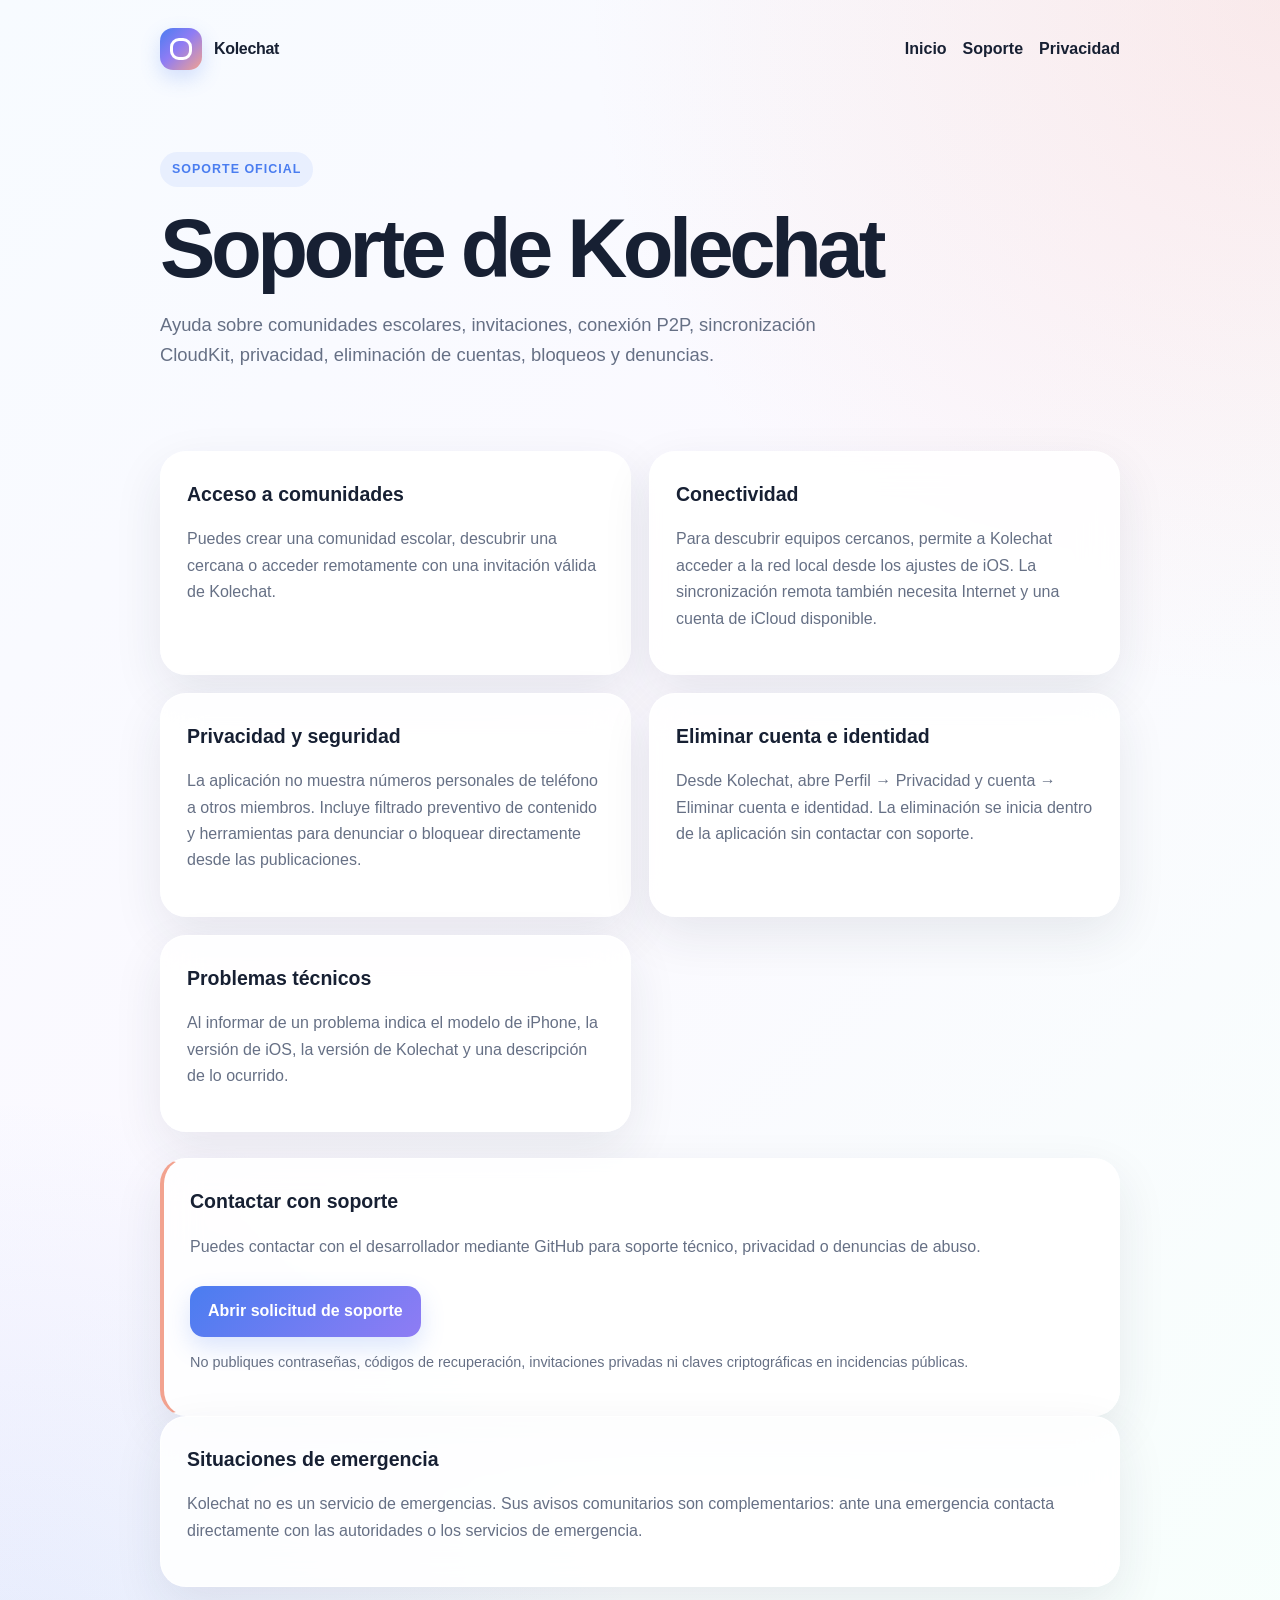
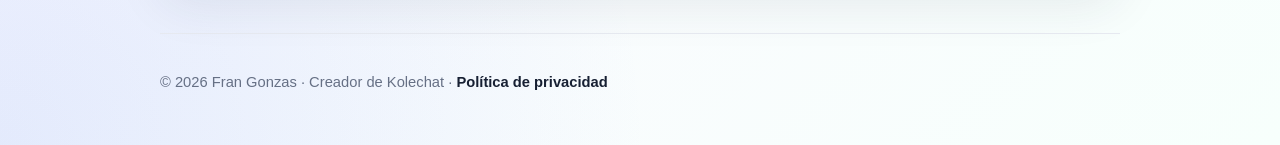
<file: kolechat/support.html>
<!doctype html><html lang="es"><head><meta charset="utf-8"><meta name="viewport" content="width=device-width,initial-scale=1"><meta name="description" content="Página oficial de soporte de Kolechat."><title>Kolechat · Soporte</title><link rel="stylesheet" href="style.css"></head><body><div class="wrap"><header class="top"><div class="brand"><div class="mark" aria-hidden="true"></div><span>Kolechat</span></div><nav class="nav"><a href="index.html">Inicio</a><a href="support.html">Soporte</a><a href="privacy.html">Privacidad</a></nav></header>
<main><section class="hero"><span class="eyebrow">Soporte oficial</span><h1>Soporte de Kolechat</h1><p>Ayuda sobre comunidades escolares, invitaciones, conexión P2P, sincronización CloudKit, privacidad, eliminación de cuentas, bloqueos y denuncias.</p></section>
<section class="grid"><article class="card"><h2>Acceso a comunidades</h2><p>Puedes crear una comunidad escolar, descubrir una cercana o acceder remotamente con una invitación válida de Kolechat.</p></article>
<article class="card"><h2>Conectividad</h2><p>Para descubrir equipos cercanos, permite a Kolechat acceder a la red local desde los ajustes de iOS. La sincronización remota también necesita Internet y una cuenta de iCloud disponible.</p></article>
<article class="card"><h2>Privacidad y seguridad</h2><p>La aplicación no muestra números personales de teléfono a otros miembros. Incluye filtrado preventivo de contenido y herramientas para denunciar o bloquear directamente desde las publicaciones.</p></article>
<article class="card"><h2>Eliminar cuenta e identidad</h2><p>Desde Kolechat, abre Perfil → Privacidad y cuenta → Eliminar cuenta e identidad. La eliminación se inicia dentro de la aplicación sin contactar con soporte.</p></article>
<article class="card"><h2>Problemas técnicos</h2><p>Al informar de un problema indica el modelo de iPhone, la versión de iOS, la versión de Kolechat y una descripción de lo ocurrido.</p></article></section>
<section class="card notice"><h2>Contactar con soporte</h2><p>Puedes contactar con el desarrollador mediante GitHub para soporte técnico, privacidad o denuncias de abuso.</p><a class="button" href="https://github.com/frangonzas/frangonzas.github.io/issues/new" target="_blank" rel="noopener noreferrer">Abrir solicitud de soporte</a><p class="small">No publiques contraseñas, códigos de recuperación, invitaciones privadas ni claves criptográficas en incidencias públicas.</p></section>
<section class="card"><h2>Situaciones de emergencia</h2><p>Kolechat no es un servicio de emergencias. Sus avisos comunitarios son complementarios: ante una emergencia contacta directamente con las autoridades o los servicios de emergencia.</p></section></main>
<footer class="footer">© 2026 Fran Gonzas · Creador de Kolechat · <a href="privacy.html">Política de privacidad</a></footer></div></body></html>
</file>
<file: style.css>
:root{
  --bg:#050908;--bg2:#08110f;--panel:#0a1512;--panel2:#0d1b17;--line:#173229;
  --text:#edf8f3;--muted:#8ba89b;--green:#57f5a5;--cyan:#63d9ff;--gold:#d9b870;
  --max:1180px;--r:18px;--shadow:0 24px 70px rgba(0,0,0,.34);
}
*{box-sizing:border-box}html{scroll-behavior:smooth}body{margin:0;background:
radial-gradient(900px 500px at 78% -10%,rgba(87,245,165,.08),transparent 60%),
linear-gradient(180deg,var(--bg),#050807 50%,#040706);color:var(--text);font-family:Inter,ui-sans-serif,-apple-system,BlinkMacSystemFont,"Segoe UI",sans-serif;line-height:1.55}
a{color:inherit;text-decoration:none}.shell{width:min(var(--max),calc(100% - 44px));margin:auto}
.ambient{position:fixed;pointer-events:none;filter:blur(90px);opacity:.13;border-radius:50%;z-index:-1}.ambient-a{width:340px;height:340px;background:var(--green);top:22%;right:-160px}.ambient-b{width:280px;height:280px;background:var(--cyan);bottom:8%;left:-150px}
.site-header{width:min(var(--max),calc(100% - 44px));margin:18px auto 0;position:sticky;top:14px;z-index:20;display:flex;align-items:center;justify-content:space-between;padding:12px 14px;border:1px solid rgba(99,217,255,.12);background:rgba(5,12,10,.76);backdrop-filter:blur(18px);border-radius:16px;box-shadow:0 12px 35px rgba(0,0,0,.2)}
.brand{display:flex;gap:11px;align-items:center}.brand-mark{display:grid;place-items:center;width:38px;height:38px;border:1px solid #287455;border-radius:10px;background:linear-gradient(145deg,#10271e,#07110e);font-family:ui-monospace,SFMono-Regular,Menlo,monospace;font-weight:900;color:var(--green);letter-spacing:-1px}.brand-copy{display:grid;line-height:1.08}.brand-copy strong{font-size:13px;letter-spacing:.12em}.brand-copy small{margin-top:4px;color:var(--muted);font:8px ui-monospace,SFMono-Regular,Menlo,monospace;letter-spacing:.16em}
.nav{display:flex;align-items:center;gap:6px}.nav a{font-size:13px;color:#b7ccc2;padding:9px 11px;border-radius:9px}.nav a:hover{color:#fff;background:#0c1915}.nav .nav-cta{border:1px solid #24513f;color:var(--green)}
.hero{padding:118px 0 108px}.eyebrow,.section-kicker{font:12px ui-monospace,SFMono-Regular,Menlo,monospace;letter-spacing:.14em;color:var(--green)}.pulse{display:inline-block;width:7px;height:7px;border-radius:50%;background:var(--green);box-shadow:0 0 15px var(--green);margin-right:9px}
.hero-grid{display:grid;grid-template-columns:1.22fr .78fr;gap:64px;align-items:center;margin-top:28px}
h1,h2,h3,p{margin-top:0}h1{font-size:clamp(48px,6vw,78px);line-height:.99;letter-spacing:-.055em;margin-bottom:28px;max-width:850px}h1 span{color:#92a99f;font-weight:560}.lead{font-size:19px;color:#abc0b7;max-width:720px}.actions{display:flex;gap:12px;flex-wrap:wrap;margin:30px 0}.button{display:inline-flex;align-items:center;justify-content:center;padding:13px 18px;border-radius:10px;font-weight:750;font-size:14px}.button.primary{background:var(--green);color:#032014;box-shadow:0 0 0 1px rgba(87,245,165,.2),0 10px 30px rgba(87,245,165,.12)}.button.ghost{border:1px solid #274237;color:#c5d8cf;background:#08110e}.button:hover{transform:translateY(-1px)}
.hero-meta{display:flex;gap:24px;flex-wrap:wrap;color:#7d998c;font:11px ui-monospace,SFMono-Regular,Menlo,monospace}.hero-meta b{color:#b7ccc2;font-weight:650}
.terminal-card{border:1px solid #173b2e;background:linear-gradient(180deg,#07110e,#050a08);border-radius:18px;overflow:hidden;box-shadow:var(--shadow),0 0 70px rgba(87,245,165,.05)}.terminal-bar{height:44px;border-bottom:1px solid #10271f;display:flex;align-items:center;gap:7px;padding:0 14px;color:#628477;font:10px ui-monospace,SFMono-Regular,Menlo,monospace}.terminal-bar i{width:8px;height:8px;border-radius:50%;background:#214536}.terminal-bar span{margin-left:5px}.terminal-card pre{margin:0;padding:24px;overflow:auto;color:#d5eee2;font:12px/1.85 ui-monospace,SFMono-Regular,Menlo,Consolas,monospace}.terminal-card .muted{color:#507264}.cursor{color:var(--green);animation:blink 1s steps(2,end) infinite}@keyframes blink{50%{opacity:0}}
.section{padding:96px 0;border-top:1px solid rgba(117,173,147,.09)}.section h2{font-size:clamp(34px,4vw,52px);line-height:1.05;letter-spacing:-.04em;margin:14px 0 0}.about-grid{display:grid;grid-template-columns:1fr 1fr;gap:60px;align-items:start}.prose{font-size:17px;color:#a9beb5;padding-top:18px}.metrics{display:grid;grid-template-columns:repeat(4,1fr);gap:12px;margin-top:58px}.metrics article{border:1px solid var(--line);border-radius:14px;background:linear-gradient(180deg,#0a1512,#07100d);padding:20px}.metrics strong{display:block;font-size:24px}.metrics span{color:var(--muted);font-size:12px}
.section-head{display:flex;align-items:end;justify-content:space-between;gap:24px;margin-bottom:32px}.text-link{color:var(--green);font-size:13px}
.project-grid{display:grid;grid-template-columns:repeat(2,1fr);gap:14px}.project{position:relative;min-height:260px;padding:26px;border:1px solid var(--line);border-radius:var(--r);background:linear-gradient(160deg,rgba(13,27,23,.95),rgba(6,13,11,.96));box-shadow:0 14px 40px rgba(0,0,0,.16);display:flex;flex-direction:column}.project.featured{min-height:310px;background:linear-gradient(145deg,rgba(13,32,26,.98),rgba(6,13,11,.98));border-color:#225542}.project:before{content:"";position:absolute;inset:0;border-radius:inherit;background:linear-gradient(120deg,transparent 55%,rgba(87,245,165,.035));pointer-events:none}.project:hover{border-color:#316c55;transform:translateY(-2px);transition:.2s ease}.project-top{display:flex;justify-content:space-between;gap:10px;margin-bottom:34px}.tag,.status,.chips span{font:10px ui-monospace,SFMono-Regular,Menlo,monospace;letter-spacing:.08em}.tag{color:var(--cyan)}.status{color:#6b8c7d}.project h3{font-size:25px;letter-spacing:-.025em;margin-bottom:12px}.project p{color:#93aa9f;max-width:650px}.project>a{margin-top:auto;color:var(--green);font-size:13px;font-weight:720}.chips{display:flex;gap:7px;flex-wrap:wrap;margin:4px 0 24px}.chips span{color:#9bb5a9;border:1px solid #1d3c31;padding:6px 8px;border-radius:999px;background:#07110e}
.stack-grid{display:grid;grid-template-columns:repeat(3,1fr);gap:12px;margin-top:42px}.stack-card{border:1px solid var(--line);background:#08110e;border-radius:14px;padding:22px}.stack-card span{font:10px ui-monospace,SFMono-Regular,Menlo,monospace;color:var(--green);letter-spacing:.12em}.stack-card p{color:#a7bcb2;margin:12px 0 0}
.principles{display:grid;grid-template-columns:.85fr 1.15fr;gap:70px}.principle-list{display:grid}.principle-list article{display:grid;grid-template-columns:42px 1fr;gap:16px;padding:23px 0;border-bottom:1px solid var(--line)}.principle-list article:first-child{padding-top:0}.principle-list b{color:#477563;font:11px ui-monospace,SFMono-Regular,Menlo,monospace}.principle-list h3{margin-bottom:5px;font-size:18px}.principle-list p{color:#8fa79c;margin:0}
.contact-card{display:flex;align-items:center;justify-content:space-between;gap:30px;padding:36px;border:1px solid #265943;border-radius:20px;background:linear-gradient(110deg,#0c1d17,#07100d)}.contact-card p{margin:12px 0 0;color:#91aa9e}
.footer{padding:34px 0 52px;border-top:1px solid rgba(117,173,147,.1);display:grid;grid-template-columns:1fr auto;gap:22px;align-items:center}.footer>div:first-child{display:grid}.footer span,.footer small{color:#718c80}.footer-links{display:flex;gap:16px;font-size:12px;color:#9fb5ab}.footer small{grid-column:1/-1;font-size:11px}
@media(max-width:900px){.nav a:not(.nav-cta){display:none}.hero{padding-top:84px}.hero-grid,.about-grid,.principles{grid-template-columns:1fr}.hero-grid{gap:38px}.metrics{grid-template-columns:repeat(2,1fr)}.stack-grid{grid-template-columns:1fr 1fr}.project-grid{grid-template-columns:1fr}.contact-card{align-items:flex-start;flex-direction:column}}
@media(max-width:600px){.shell,.site-header{width:min(100% - 26px,var(--max))}.site-header{top:8px}.brand-copy small{display:none}h1{font-size:44px}.lead{font-size:17px}.hero{padding-bottom:78px}.section{padding:72px 0}.metrics,.stack-grid{grid-template-columns:1fr}.section-head{align-items:flex-start;flex-direction:column}.footer{grid-template-columns:1fr}.footer-links{flex-wrap:wrap}}
@media(prefers-reduced-motion:reduce){html{scroll-behavior:auto}.cursor{animation:none}.button,.project{transition:none}}
</file>
<file: kolechat/style.css>
:root{--bg:#f6f8fc;--card:#ffffff;--text:#172033;--muted:#667085;--blue:#4a7df0;--lav:#8f7cf4;--mint:#67cdb4;--peach:#f2a28f;--line:#e7eaf1;--shadow:0 18px 50px rgba(28,39,72,.09)}*{box-sizing:border-box}html{scroll-behavior:smooth}body{margin:0;font-family:-apple-system,BlinkMacSystemFont,"SF Pro Display","Segoe UI",sans-serif;background:radial-gradient(circle at top right,rgba(242,162,143,.18),transparent 32%),radial-gradient(circle at bottom left,rgba(74,125,240,.13),transparent 30%),linear-gradient(135deg,#f7fbff,#fbf9ff 45%,#f7fffc);color:var(--text);line-height:1.65}.wrap{width:min(960px,calc(100% - 32px));margin:auto}.top{padding:28px 0 18px;display:flex;align-items:center;justify-content:space-between;gap:18px}.brand{display:flex;align-items:center;gap:12px;font-weight:800;letter-spacing:-.02em}.mark{width:42px;height:42px;border-radius:13px;background:linear-gradient(135deg,var(--blue),var(--lav) 45%,var(--peach));box-shadow:0 8px 20px rgba(74,125,240,.22);position:relative}.mark:after{content:"";position:absolute;inset:10px;border:3px solid white;border-radius:9px}.nav{display:flex;gap:16px;flex-wrap:wrap}.nav a,.footer a{color:var(--text);text-decoration:none;font-weight:650}.nav a:hover,.footer a:hover{color:var(--blue)}.hero{padding:64px 0 36px}.eyebrow{display:inline-block;padding:7px 12px;border-radius:999px;background:rgba(74,125,240,.09);color:var(--blue);font-size:.78rem;font-weight:800;letter-spacing:.08em;text-transform:uppercase}.hero h1{font-size:clamp(2.6rem,7vw,5.2rem);line-height:1.02;letter-spacing:-.055em;margin:20px 0 18px;max-width:780px}.hero p{font-size:1.15rem;color:var(--muted);max-width:700px}.grid{display:grid;grid-template-columns:repeat(2,minmax(0,1fr));gap:18px;margin:26px 0}.card{background:rgba(255,255,255,.88);border:1px solid rgba(255,255,255,.85);backdrop-filter:blur(18px);-webkit-backdrop-filter:blur(18px);border-radius:26px;padding:26px;box-shadow:var(--shadow)}.card h2{margin-top:0;font-size:1.22rem}.card p,.card li{color:var(--muted)}.card ul{padding-left:1.2rem}.button{display:inline-block;margin-top:10px;padding:12px 18px;border-radius:14px;background:linear-gradient(135deg,var(--blue),var(--lav));color:white!important;text-decoration:none;font-weight:750;box-shadow:0 10px 24px rgba(74,125,240,.20)}.notice{border-left:4px solid var(--peach)}.footer{padding:36px 0 50px;color:var(--muted);font-size:.92rem;border-top:1px solid var(--line);margin-top:46px}.small{font-size:.9rem;color:var(--muted)}@media(max-width:720px){.top{align-items:flex-start;flex-direction:column}.hero{padding-top:40px}.grid{grid-template-columns:1fr}.card{padding:22px}.nav{gap:12px}}
</file>
